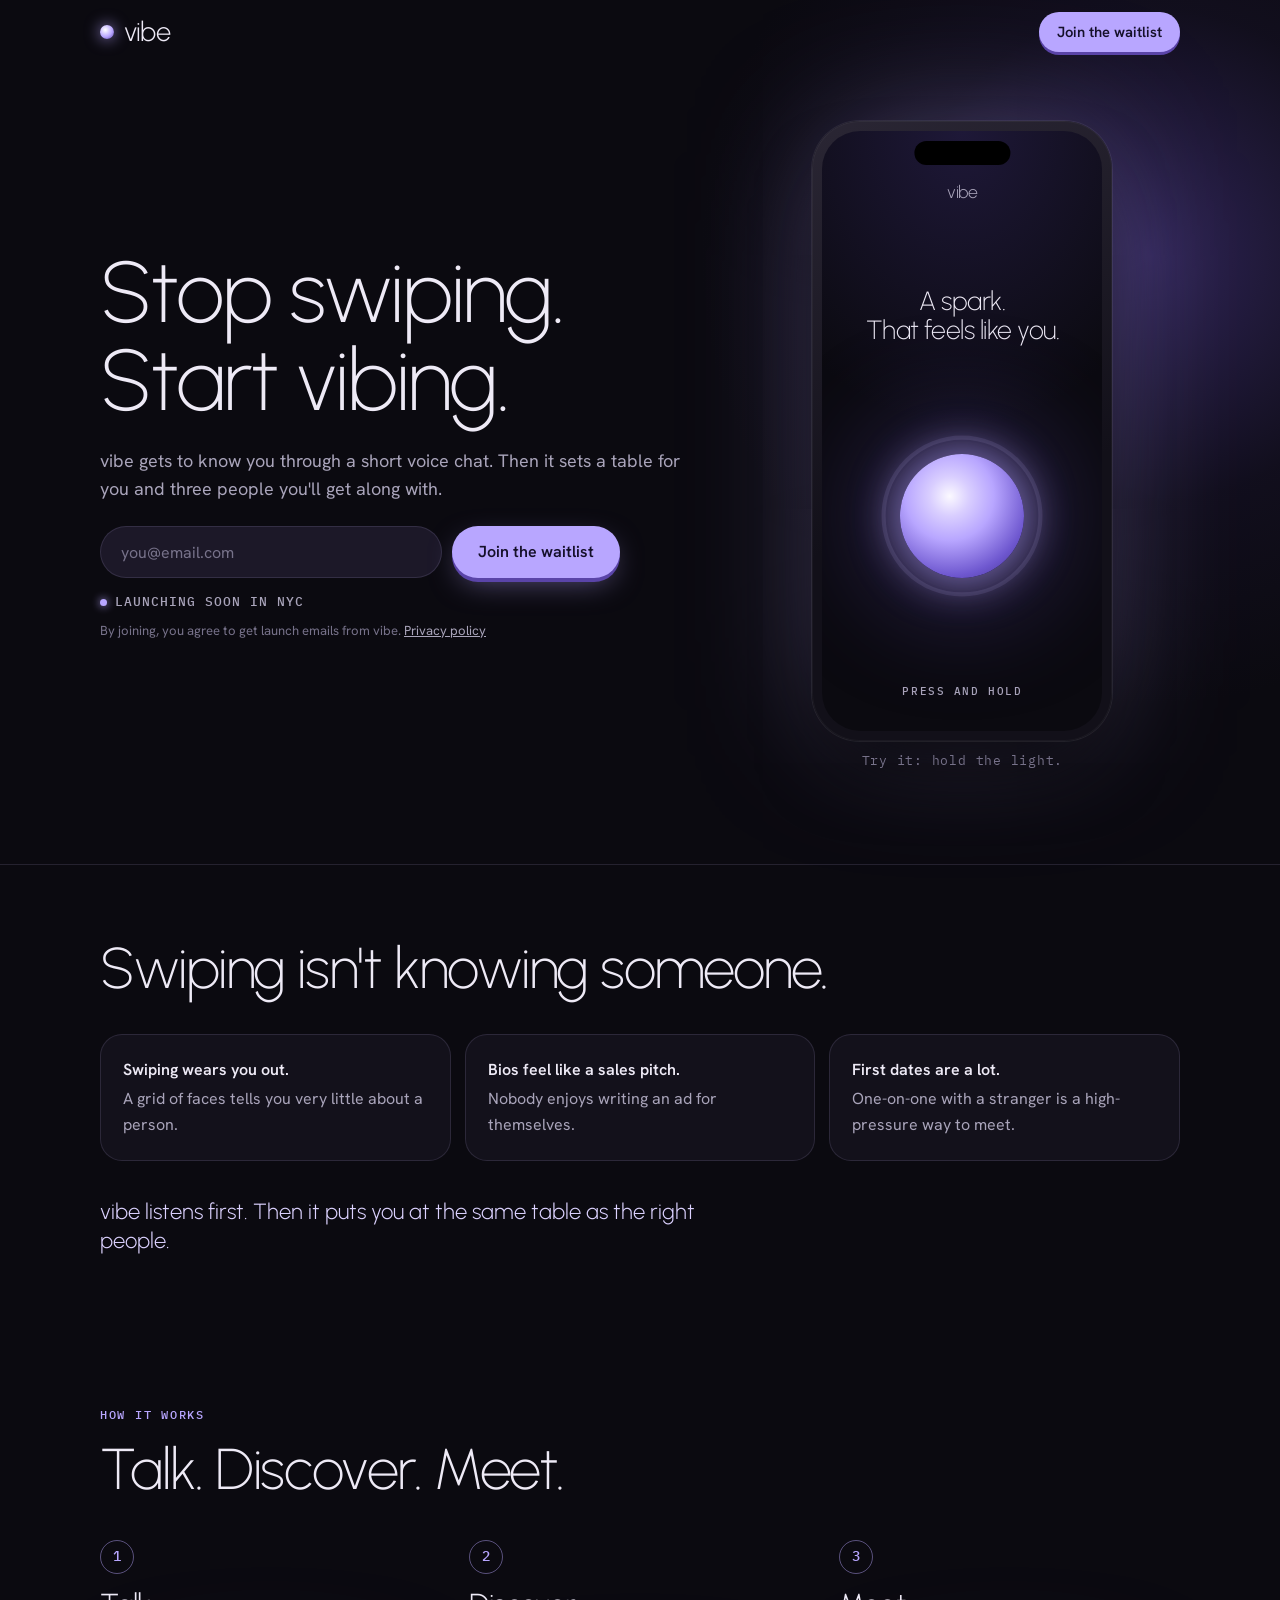
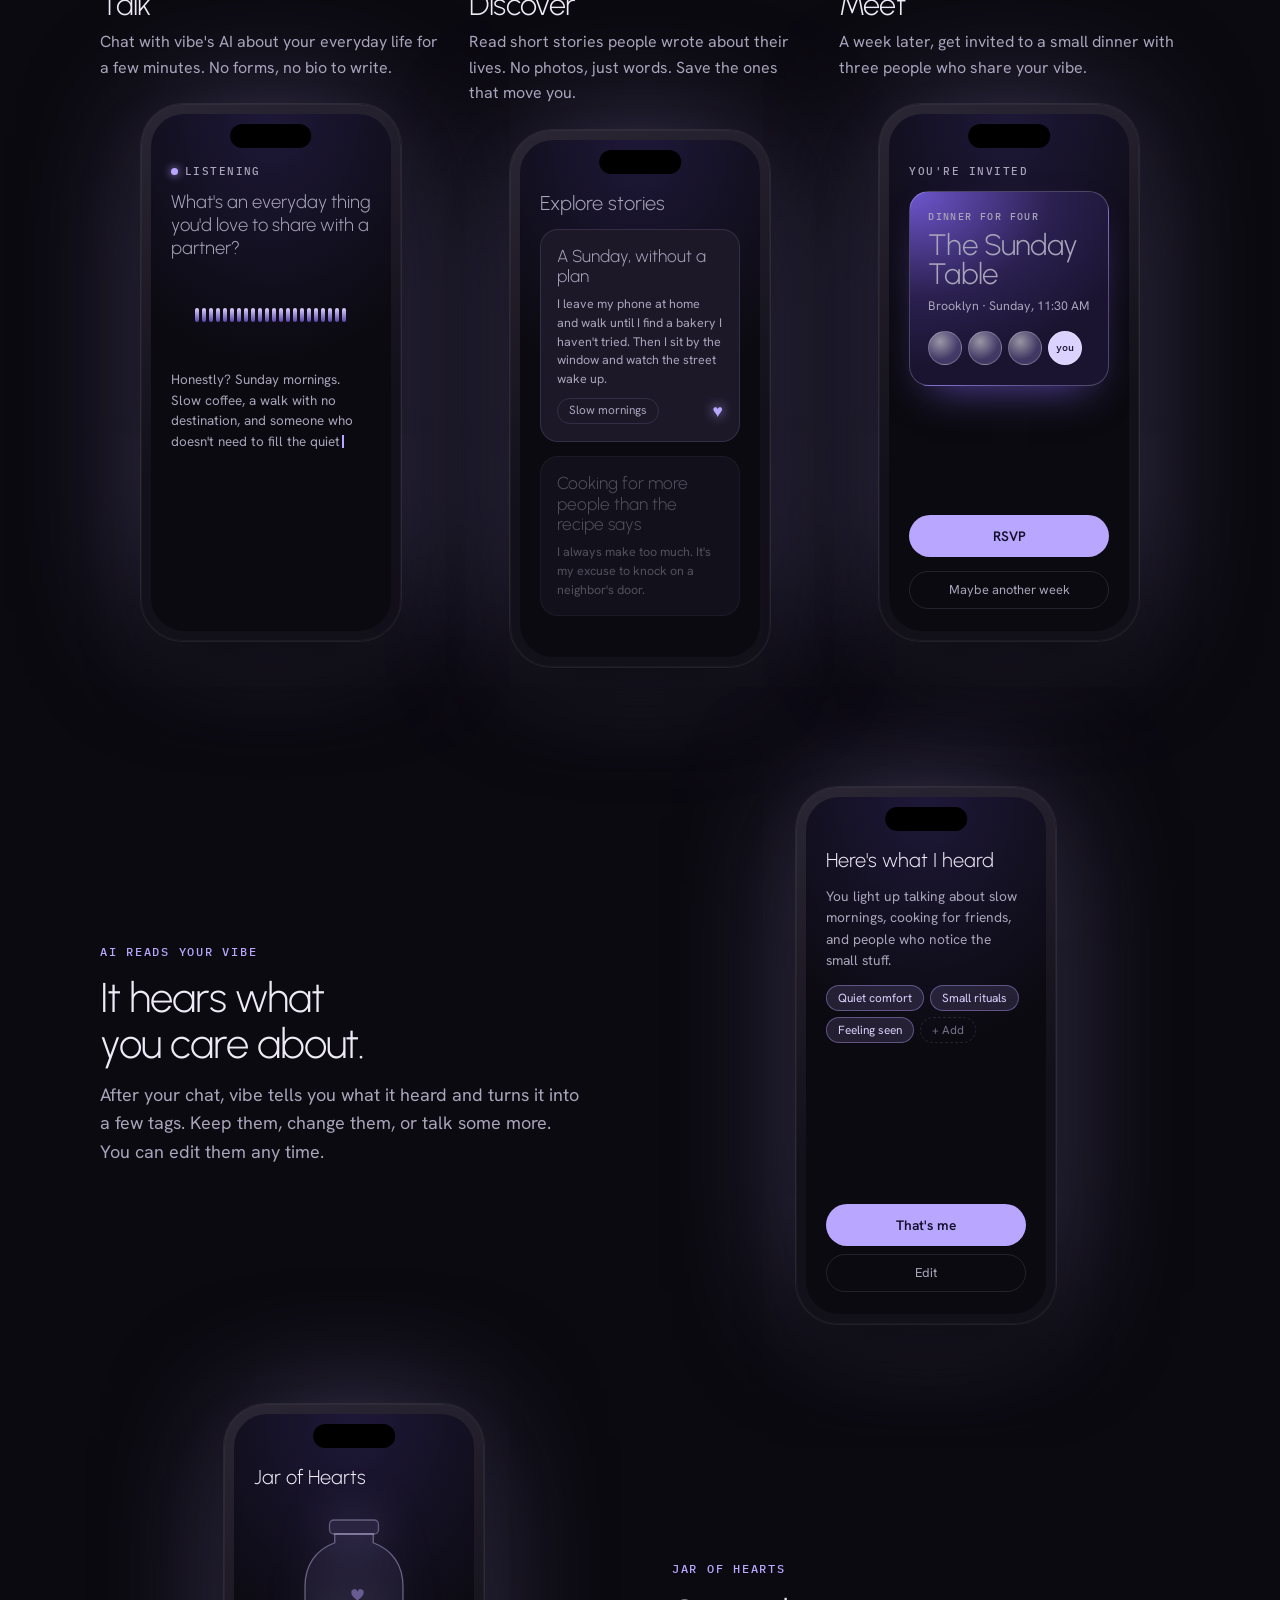
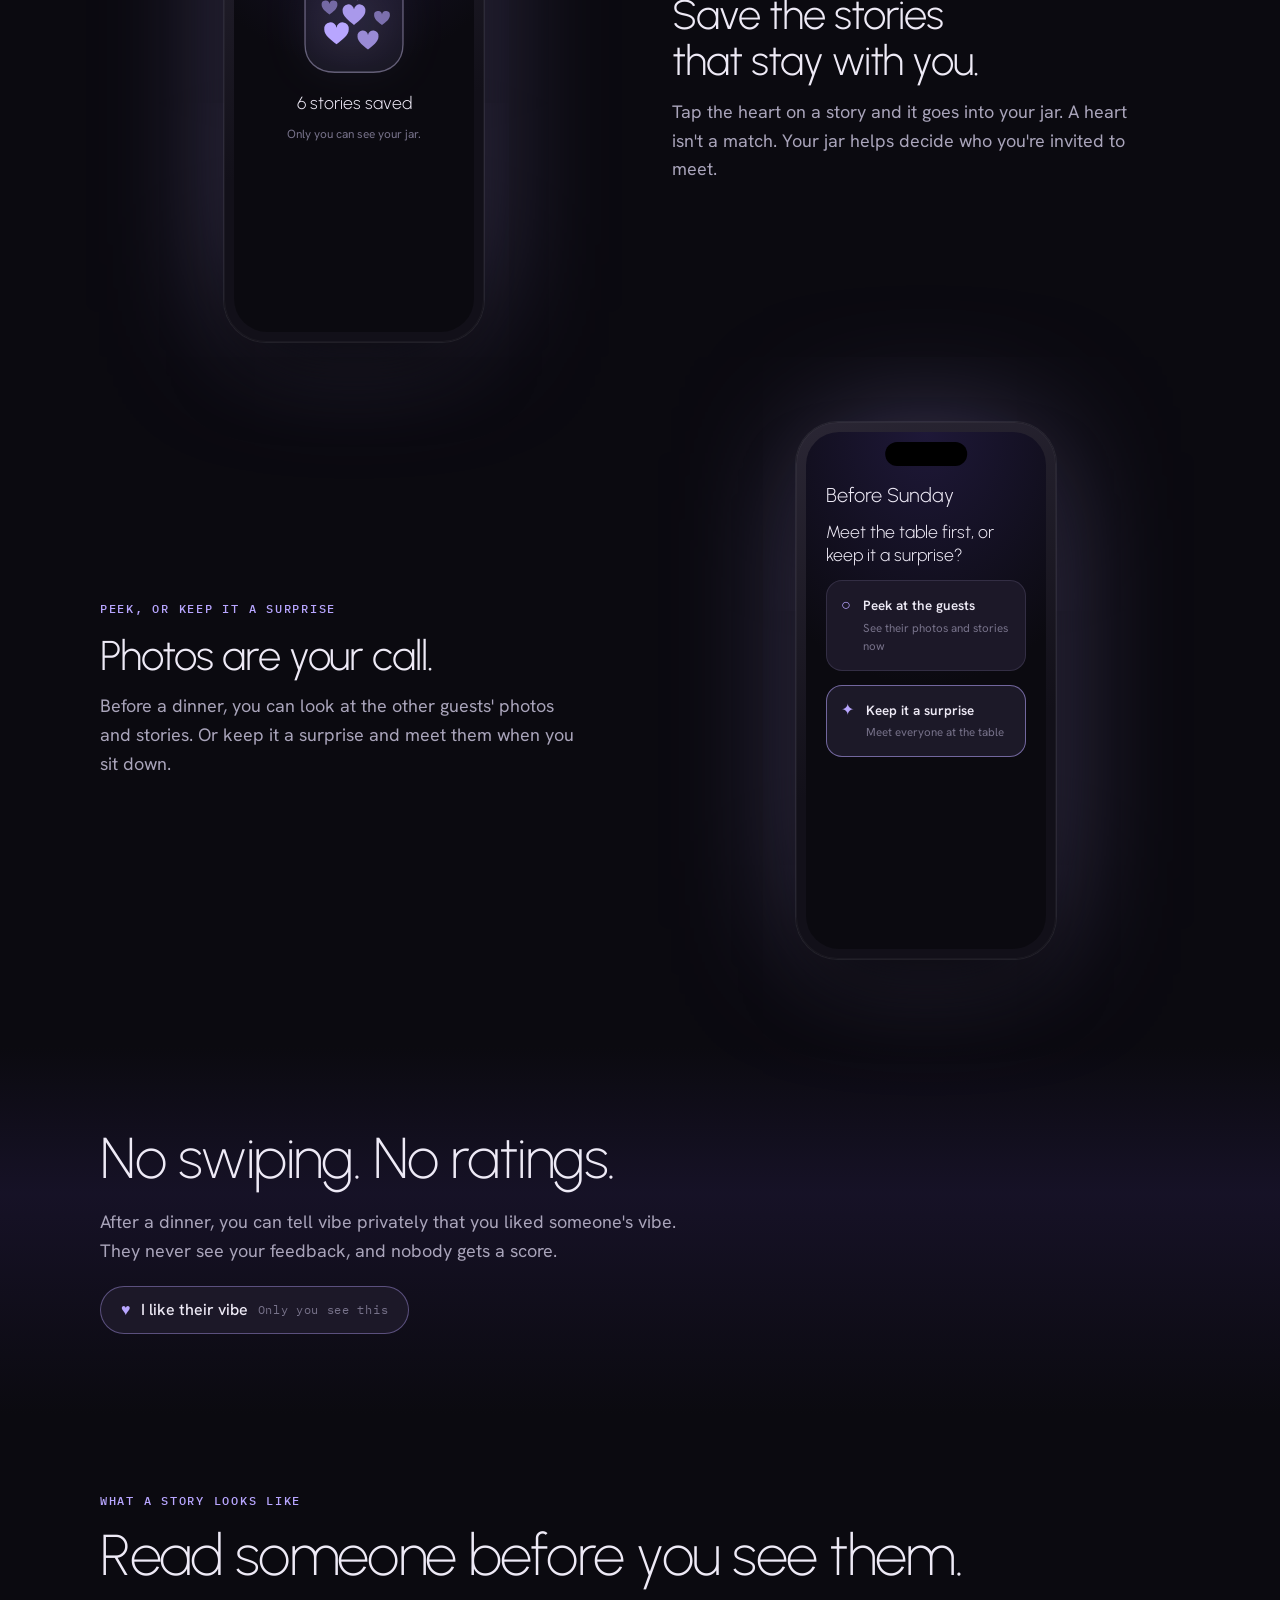
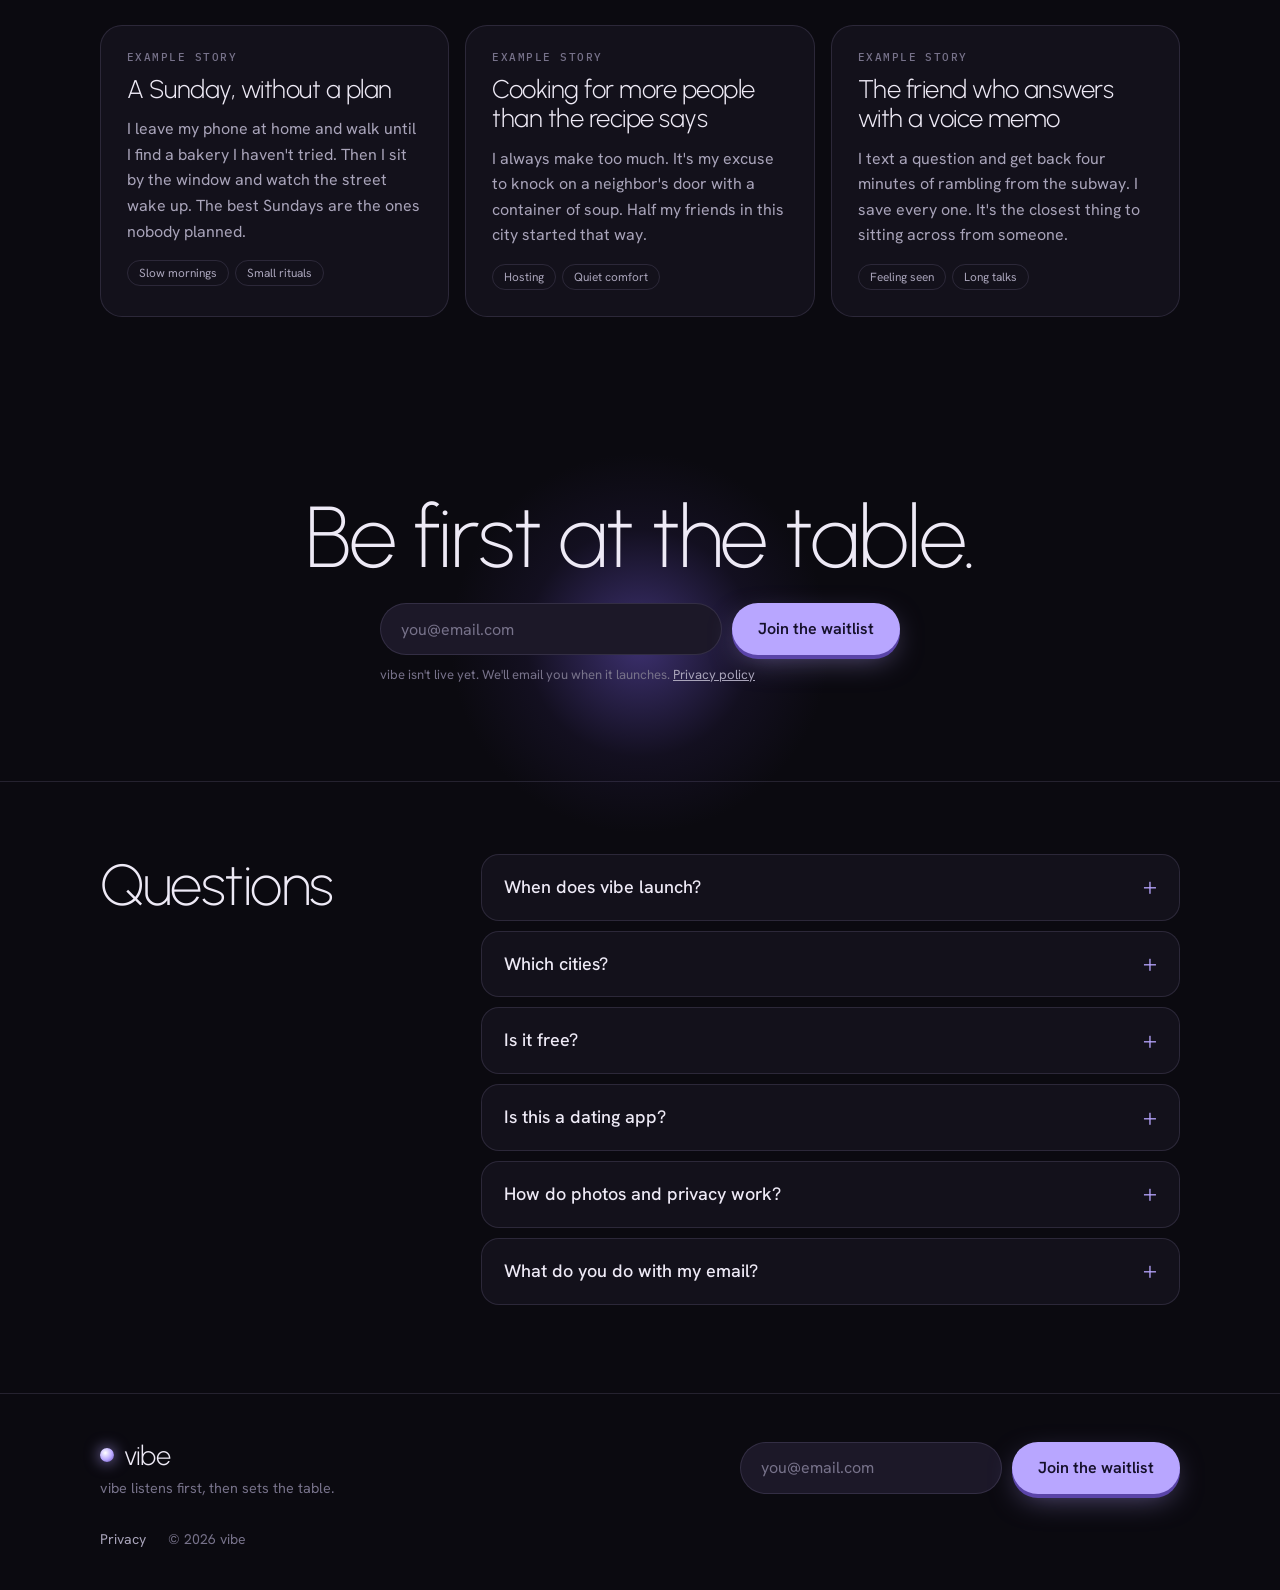
<file: index.html>
<!doctype html>
<html lang="en">
<head>
<meta charset="utf-8">
<meta name="viewport" content="width=device-width, initial-scale=1, viewport-fit=cover">
<title>vibe · Meet people through their stories</title>
<meta name="description" content="vibe gets to know you through a short voice chat, then invites you to a small dinner with people you'll get along with. Launching soon in NYC. Join the waitlist.">
<meta name="theme-color" content="#0B0A10">
<meta property="og:type" content="website">
<meta property="og:title" content="vibe · A spark. That feels like you.">
<meta property="og:description" content="No swiping. A short voice chat, a few stories, then a dinner for four. Launching soon in NYC.">
<meta property="og:image" content="https://roma-luo.github.io/vibe-waitlist/og.png">
<meta property="og:url" content="https://roma-luo.github.io/vibe-waitlist/">
<link rel="canonical" href="https://roma-luo.github.io/vibe-waitlist/">
<meta name="twitter:card" content="summary_large_image">
<link rel="icon" href="favicon.svg" type="image/svg+xml">
<link rel="preconnect" href="https://fonts.googleapis.com">
<link rel="preconnect" href="https://fonts.gstatic.com" crossorigin>
<link rel="stylesheet" href="https://fonts.googleapis.com/css2?family=Hanken+Grotesk:wght@400;500;600&family=IBM+Plex+Mono:wght@400;500&family=Urbanist:wght@200;300;400&display=swap">
<link rel="stylesheet" href="styles.css?v=5">
<script src="config.js?v=5"></script>
</head>
<body>
<a class="skip" href="#main">Skip to content</a>

<header class="nav">
  <div class="wrap nav-in">
    <a class="logo" href="#top" aria-label="vibe, back to top"><span class="logo-dot" aria-hidden="true"></span>vibe</a>
    <a class="btn btn-sm" href="#join" data-cta="nav">Join the waitlist</a>
  </div>
</header>

<main id="main">

  <!-- 1 · Hero -->
  <section class="hero" id="top">
    <div class="wrap hero-grid">
      <div class="hero-copy">
        <h1 class="display" id="headline">A spark. That feels like you.</h1>
        <p class="lede">vibe gets to know you through a short voice chat. Then it sets a table for you and three people you'll get along with.</p>

        <form class="join" id="join" data-form="hero" novalidate>
          <label class="sr" for="email-hero">Email address</label>
          <div class="join-row">
            <input id="email-hero" type="email" name="email" inputmode="email" autocomplete="email" placeholder="you@email.com" required>
            <button class="btn" type="submit" data-cta="hero">Join the waitlist</button>
          </div>
          <input class="hp" type="text" name="company" tabindex="-1" autocomplete="off" aria-hidden="true">
          <p class="form-msg" role="status" aria-live="polite"></p>
          <p class="launch"><span class="live-dot" aria-hidden="true"></span>Launching soon in NYC</p>
          <p class="fine">By joining, you agree to get launch emails from vibe. <a href="privacy.html">Privacy policy</a></p>
        </form>
      </div>

      <div class="hero-phone">
        <div class="phone" role="group" aria-label="Preview of the vibe app">
          <div class="screen">
            <span class="island" aria-hidden="true"></span>

            <div class="scr scr-orb" data-orb-screen>
              <p class="scr-brand">vibe</p>
              <p class="scr-title">A spark.<br>That feels like you.</p>
              <button class="orb" type="button" data-orb aria-describedby="orb-hint">
                <svg class="orb-ring" viewBox="0 0 120 120" aria-hidden="true">
                  <circle class="ring-bg" cx="60" cy="60" r="56"></circle>
                  <circle class="ring-fg" cx="60" cy="60" r="56"></circle>
                </svg>
                <span class="orb-core" aria-hidden="true"></span>
                <span class="sr">Press and hold to open vibe</span>
              </button>
              <p class="scr-hint" id="orb-hint">Press and hold</p>
            </div>

            <div class="scr scr-home" data-home-screen hidden>
              <p class="scr-small">Good evening</p>
              <p class="scr-title">Tell me about a small thing you love doing.</p>
              <span class="mic-pill"><span class="mic-dot" aria-hidden="true"></span>Start talking</span>
              <div class="mini-story">
                <p class="mini-label">Explore stories</p>
                <p class="mini-title">A Sunday, without a plan</p>
                <p class="mini-text">I leave my phone at home and walk until I find a bakery I haven't tried…</p>
              </div>
              <button class="scr-link" type="button" data-orb-reset>Hold again</button>
            </div>
          </div>
        </div>
        <p class="phone-caption" aria-hidden="true">Try it: hold the light.</p>
      </div>
    </div>
  </section>

  <!-- 2 · Problem -->
  <section class="problem">
    <div class="wrap">
      <h2 class="display-2">Swiping isn't knowing someone.</h2>
      <ul class="pains">
        <li><strong>Swiping wears you out.</strong> A grid of faces tells you very little about a person.</li>
        <li><strong>Bios feel like a sales pitch.</strong> Nobody enjoys writing an ad for themselves.</li>
        <li><strong>First dates are a lot.</strong> One-on-one with a stranger is a high-pressure way to meet.</li>
      </ul>
      <p class="turn">vibe listens first. Then it puts you at the same table as the right people.</p>
    </div>
  </section>

  <!-- 3 · How it works -->
  <section class="how" id="how">
    <div class="wrap">
      <p class="eyebrow">How it works</p>
      <h2 class="display-2">Talk. Discover. Meet.</h2>
      <ol class="steps">
        <li class="step">
          <div class="step-copy">
            <span class="step-n" aria-hidden="true">1</span>
            <h3>Talk</h3>
            <p>Chat with vibe's AI about your everyday life for a few minutes. No forms, no bio to write.</p>
          </div>
          <div class="phone sm" aria-hidden="true">
            <div class="screen">
              <span class="island"></span>
              <div class="scr scr-voice">
                <p class="mono-label"><span class="rec-dot"></span>Listening</p>
                <p class="ai-q">What's an everyday thing you'd love to share with a partner?</p>
                <div class="wave"><span></span><span></span><span></span><span></span><span></span><span></span><span></span><span></span><span></span><span></span><span></span><span></span><span></span><span></span><span></span><span></span><span></span><span></span><span></span><span></span><span></span><span></span></div>
                <p class="transcript">Honestly? Sunday mornings. Slow coffee, a walk with no destination, and someone who doesn't need to fill the quiet<span class="caret"></span></p>
              </div>
            </div>
          </div>
        </li>
        <li class="step">
          <div class="step-copy">
            <span class="step-n" aria-hidden="true">2</span>
            <h3>Discover</h3>
            <p>Read short stories people wrote about their lives. No photos, just words. Save the ones that move you.</p>
          </div>
          <div class="phone sm" aria-hidden="true">
            <div class="screen">
              <span class="island"></span>
              <div class="scr scr-stories">
                <p class="scr-head">Explore stories</p>
                <div class="s-card">
                  <p class="s-title">A Sunday, without a plan</p>
                  <p class="s-text">I leave my phone at home and walk until I find a bakery I haven't tried. Then I sit by the window and watch the street wake up.</p>
                  <div class="s-foot"><span class="chip">Slow mornings</span><span class="heart on">&#9829;</span></div>
                </div>
                <div class="s-card ghost">
                  <p class="s-title">Cooking for more people than the recipe says</p>
                  <p class="s-text">I always make too much. It's my excuse to knock on a neighbor's door.</p>
                </div>
              </div>
            </div>
          </div>
        </li>
        <li class="step">
          <div class="step-copy">
            <span class="step-n" aria-hidden="true">3</span>
            <h3>Meet</h3>
            <p>A week later, get invited to a small dinner with three people who share your vibe.</p>
          </div>
          <div class="phone sm" aria-hidden="true">
            <div class="screen">
              <span class="island"></span>
              <div class="scr scr-invite">
                <p class="mono-label">You're invited</p>
                <div class="invite">
                  <p class="invite-kicker">Dinner for four</p>
                  <p class="invite-title">The Sunday Table</p>
                  <p class="invite-meta">Brooklyn · Sunday, 11:30 AM</p>
                  <div class="guests"><span></span><span></span><span></span><span class="you">you</span></div>
                </div>
                <span class="rsvp">RSVP</span>
                <span class="rsvp-alt">Maybe another week</span>
              </div>
            </div>
          </div>
        </li>
      </ol>
    </div>
  </section>

  <!-- 4 · Feature highlights -->
  <section class="features">
    <div class="wrap">
      <article class="feature">
        <div class="feature-copy">
          <p class="eyebrow">AI reads your vibe</p>
          <h3 class="display-3">It hears what you care about.</h3>
          <p>After your chat, vibe tells you what it heard and turns it into a few tags. Keep them, change them, or talk some more. You can edit them any time.</p>
        </div>
        <div class="phone sm" aria-hidden="true">
          <div class="screen">
            <span class="island"></span>
            <div class="scr scr-tags">
              <p class="scr-head">Here's what I heard</p>
              <p class="heard">You light up talking about slow mornings, cooking for friends, and people who notice the small stuff.</p>
              <div class="tags"><span class="chip on">Quiet comfort</span><span class="chip on">Small rituals</span><span class="chip on">Feeling seen</span><span class="chip add">+ Add</span></div>
              <div class="tag-actions"><span class="rsvp">That's me</span><span class="rsvp-alt">Edit</span></div>
            </div>
          </div>
        </div>
      </article>

      <article class="feature flip">
        <div class="feature-copy">
          <p class="eyebrow">Jar of Hearts</p>
          <h3 class="display-3">Save the stories that stay with you.</h3>
          <p>Tap the heart on a story and it goes into your jar. A heart isn't a match. Your jar helps decide who you're invited to meet.</p>
        </div>
        <div class="phone sm" aria-hidden="true">
          <div class="screen">
            <span class="island"></span>
            <div class="scr scr-jar">
              <p class="scr-head">Jar of Hearts</p>
              <svg class="jar" viewBox="0 0 160 190">
                <rect x="52" y="8" width="56" height="16" rx="5" class="jar-lid"></rect>
                <path d="M58 24 h44 v10 c22 8 34 26 34 50 v66 c0 20 -14 32 -34 32 h-44 c-20 0 -34 -12 -34 -32 v-66 c0 -24 12 -42 34 -50 z" class="jar-body"></path>
                <g class="jar-hearts">
                  <path d="M60 150 c-6-5-14-10-14-17 a7 7 0 0 1 14-2 a7 7 0 0 1 14 2 c0 7-8 12-14 17z"></path>
                  <path d="M96 156 c-5-4-12-9-12-15 a6 6 0 0 1 12-1.5 a6 6 0 0 1 12 1.5 c0 6-7 11-12 15z" opacity=".8"></path>
                  <path d="M80 128 c-6-5-13-10-13-16 a6.5 6.5 0 0 1 13-2 a6.5 6.5 0 0 1 13 2 c0 6-7 11-13 16z" opacity=".9"></path>
                  <path d="M112 128 c-4-3-9-7-9-11 a4.5 4.5 0 0 1 9-1 a4.5 4.5 0 0 1 9 1 c0 4-5 8-9 11z" opacity=".6"></path>
                  <path d="M52 116 c-4-3-9-7-9-11 a4.5 4.5 0 0 1 9-1 a4.5 4.5 0 0 1 9 1 c0 4-5 8-9 11z" opacity=".55"></path>
                  <path d="M84 100 c-3-3-7-5-7-9 a3.5 3.5 0 0 1 7-1 a3.5 3.5 0 0 1 7 1 c0 4-4 6-7 9z" opacity=".45"></path>
                </g>
              </svg>
              <p class="jar-count">6 stories saved</p>
              <p class="jar-note">Only you can see your jar.</p>
            </div>
          </div>
        </div>
      </article>

      <article class="feature">
        <div class="feature-copy">
          <p class="eyebrow">Peek, or keep it a surprise</p>
          <h3 class="display-3">Photos are your call.</h3>
          <p>Before a dinner, you can look at the other guests' photos and stories. Or keep it a surprise and meet them when you sit down.</p>
        </div>
        <div class="phone sm" aria-hidden="true">
          <div class="screen">
            <span class="island"></span>
            <div class="scr scr-peek">
              <p class="scr-head">Before Sunday</p>
              <p class="peek-q">Meet the table first, or keep it a surprise?</p>
              <div class="peek-opt"><span class="peek-ico">&#9675;</span><span><b>Peek at the guests</b><small>See their photos and stories now</small></span></div>
              <div class="peek-opt on"><span class="peek-ico">&#10022;</span><span><b>Keep it a surprise</b><small>Meet everyone at the table</small></span></div>
            </div>
          </div>
        </div>
      </article>
    </div>
  </section>

  <!-- 5 · Principle -->
  <section class="principle">
    <div class="wrap principle-in">
      <h2 class="display-2">No swiping. No ratings.</h2>
      <p>After a dinner, you can tell vibe privately that you liked someone's vibe. They never see your feedback, and nobody gets a score.</p>
      <span class="vibe-pill" aria-hidden="true"><span>&#9829;</span> I like their vibe <small>Only you see this</small></span>
    </div>
  </section>

  <!-- 6 · Story samples -->
  <section class="stories">
    <div class="wrap">
      <p class="eyebrow">What a story looks like</p>
      <h2 class="display-2">Read someone before you see them.</h2>
      <div class="story-grid">
        <article class="story">
          <p class="story-label">Example story</p>
          <h3>A Sunday, without a plan</h3>
          <p>I leave my phone at home and walk until I find a bakery I haven't tried. Then I sit by the window and watch the street wake up. The best Sundays are the ones nobody planned.</p>
          <div class="tags"><span class="chip">Slow mornings</span><span class="chip">Small rituals</span></div>
        </article>
        <article class="story">
          <p class="story-label">Example story</p>
          <h3>Cooking for more people than the recipe says</h3>
          <p>I always make too much. It's my excuse to knock on a neighbor's door with a container of soup. Half my friends in this city started that way.</p>
          <div class="tags"><span class="chip">Hosting</span><span class="chip">Quiet comfort</span></div>
        </article>
        <article class="story">
          <p class="story-label">Example story</p>
          <h3>The friend who answers with a voice memo</h3>
          <p>I text a question and get back four minutes of rambling from the subway. I save every one. It's the closest thing to sitting across from someone.</p>
          <div class="tags"><span class="chip">Feeling seen</span><span class="chip">Long talks</span></div>
        </article>
      </div>
    </div>
  </section>

  <!-- 7 · Second CTA -->
  <section class="cta2" id="join-2">
    <div class="wrap cta2-in">
      <span class="cta-orb" aria-hidden="true"></span>
      <h2 class="display">Be first at the table.</h2>
      <p class="count" data-count hidden></p>
      <form class="join" data-form="mid" novalidate>
        <label class="sr" for="email-mid">Email address</label>
        <div class="join-row">
          <input id="email-mid" type="email" name="email" inputmode="email" autocomplete="email" placeholder="you@email.com" required>
          <button class="btn" type="submit" data-cta="mid">Join the waitlist</button>
        </div>
        <input class="hp" type="text" name="company" tabindex="-1" autocomplete="off" aria-hidden="true">
        <p class="form-msg" role="status" aria-live="polite"></p>
        <p class="fine">vibe isn't live yet. We'll email you when it launches. <a href="privacy.html">Privacy policy</a></p>
      </form>
    </div>
  </section>

  <!-- 8 · FAQ -->
  <section class="faq" id="faq">
    <div class="wrap faq-grid">
      <h2 class="display-2">Questions</h2>
      <div class="faq-list">
        <details>
          <summary>When does vibe launch?</summary>
          <p>We're building it now, starting with small dinners in New York City. Join the waitlist and we'll email you the moment it opens.</p>
        </details>
        <details>
          <summary>Which cities?</summary>
          <p>New York City first. After you join, you can tell us which city you're in. That helps us decide where to go next.</p>
        </details>
        <details>
          <summary>Is it free?</summary>
          <p>Joining the waitlist is free. We'll share pricing before launch.</p>
        </details>
        <details>
          <summary>Is this a dating app?</summary>
          <p>It's for meeting people you click with. Dinners are small groups of four, so there's none of the pressure of a one-on-one first date.</p>
        </details>
        <details>
          <summary>How do photos and privacy work?</summary>
          <p>There's no wall of profile photos. You decide whether to see other guests' photos before a dinner. Feedback like "I like their vibe" is private, and the other person never sees it.</p>
        </details>
        <details>
          <summary>What do you do with my email?</summary>
          <p>We use it to tell you about vibe's launch. We don't sell it, and you can unsubscribe at any time. Details are in our <a href="privacy.html">privacy policy</a>.</p>
        </details>
      </div>
    </div>
  </section>
</main>

<footer class="foot">
  <div class="wrap foot-in">
    <div class="foot-brand">
      <a class="logo" href="#top"><span class="logo-dot" aria-hidden="true"></span>vibe</a>
      <p>vibe listens first, then sets the table.</p>
    </div>
    <form class="join join-compact" data-form="footer" novalidate>
      <label class="sr" for="email-foot">Email address</label>
      <div class="join-row">
        <input id="email-foot" type="email" name="email" inputmode="email" autocomplete="email" placeholder="you@email.com" required>
        <button class="btn" type="submit" data-cta="footer">Join the waitlist</button>
      </div>
      <input class="hp" type="text" name="company" tabindex="-1" autocomplete="off" aria-hidden="true">
      <p class="form-msg" role="status" aria-live="polite"></p>
    </form>
    <nav class="foot-links" aria-label="Footer">
      <a href="https://instagram.com/" data-social="instagram" hidden>Instagram</a>
      <a href="https://tiktok.com/" data-social="tiktok" hidden>TikTok</a>
      <a href="privacy.html">Privacy</a>
      <span>© 2026 vibe</span>
    </nav>
  </div>
</footer>

<!-- Success dialog -->
<dialog class="modal" id="joined" aria-labelledby="joined-title">
  <div class="modal-in">
    <button class="modal-x" type="button" data-close aria-label="Close">&times;</button>
    <span class="modal-orb" aria-hidden="true"></span>
    <h2 id="joined-title" class="display-3">You're on the list.</h2>
    <p class="modal-sub">vibe isn't live yet — we'll email you the moment it launches.</p>

    <form class="survey" id="survey" novalidate>
      <p class="survey-q">Two quick questions <span>(optional)</span></p>
      <label class="field-label" for="city">Which city are you in?</label>
      <select id="city" name="city">
        <option value="">Choose a city</option>
        <option>New York City</option>
        <option>Boston</option>
        <option>Philadelphia</option>
        <option>Washington, DC</option>
        <option>Chicago</option>
        <option>Los Angeles</option>
        <option>San Francisco Bay Area</option>
        <option>Other US city</option>
        <option>Outside the US</option>
      </select>
      <fieldset>
        <legend class="field-label">What do you want most from vibe?</legend>
        <label class="radio"><input type="radio" name="top_interest" value="ai_gets_me"> An AI that actually gets me</label>
        <label class="radio"><input type="radio" name="top_interest" value="stories"> Meeting people through stories</label>
        <label class="radio"><input type="radio" name="top_interest" value="small_dinners"> Small dinners instead of dates</label>
      </fieldset>
      <div class="survey-actions">
        <button class="btn" type="submit">Send answers</button>
        <button class="btn-ghost" type="button" data-skip>Skip</button>
      </div>
    </form>

    <div class="share" id="share" hidden>
      <p class="share-thanks" data-thanks hidden>Thanks, that helps.</p>
      <p class="share-q">Know someone who's tired of swiping?</p>
      <p class="share-sub">Send them your link.</p>
      <div class="share-row">
        <label class="sr" for="share-link">Your invite link</label>
        <input id="share-link" type="text" readonly>
        <button class="btn btn-sm" type="button" data-copy>Copy</button>
      </div>
      <div class="share-actions">
        <button class="btn-ghost" type="button" data-native-share hidden>Share…</button>
        <button class="btn-ghost" type="button" data-close>Done</button>
      </div>
    </div>
  </div>
</dialog>

<script src="app.js?v=5"></script>
</body>
</html>
</file>
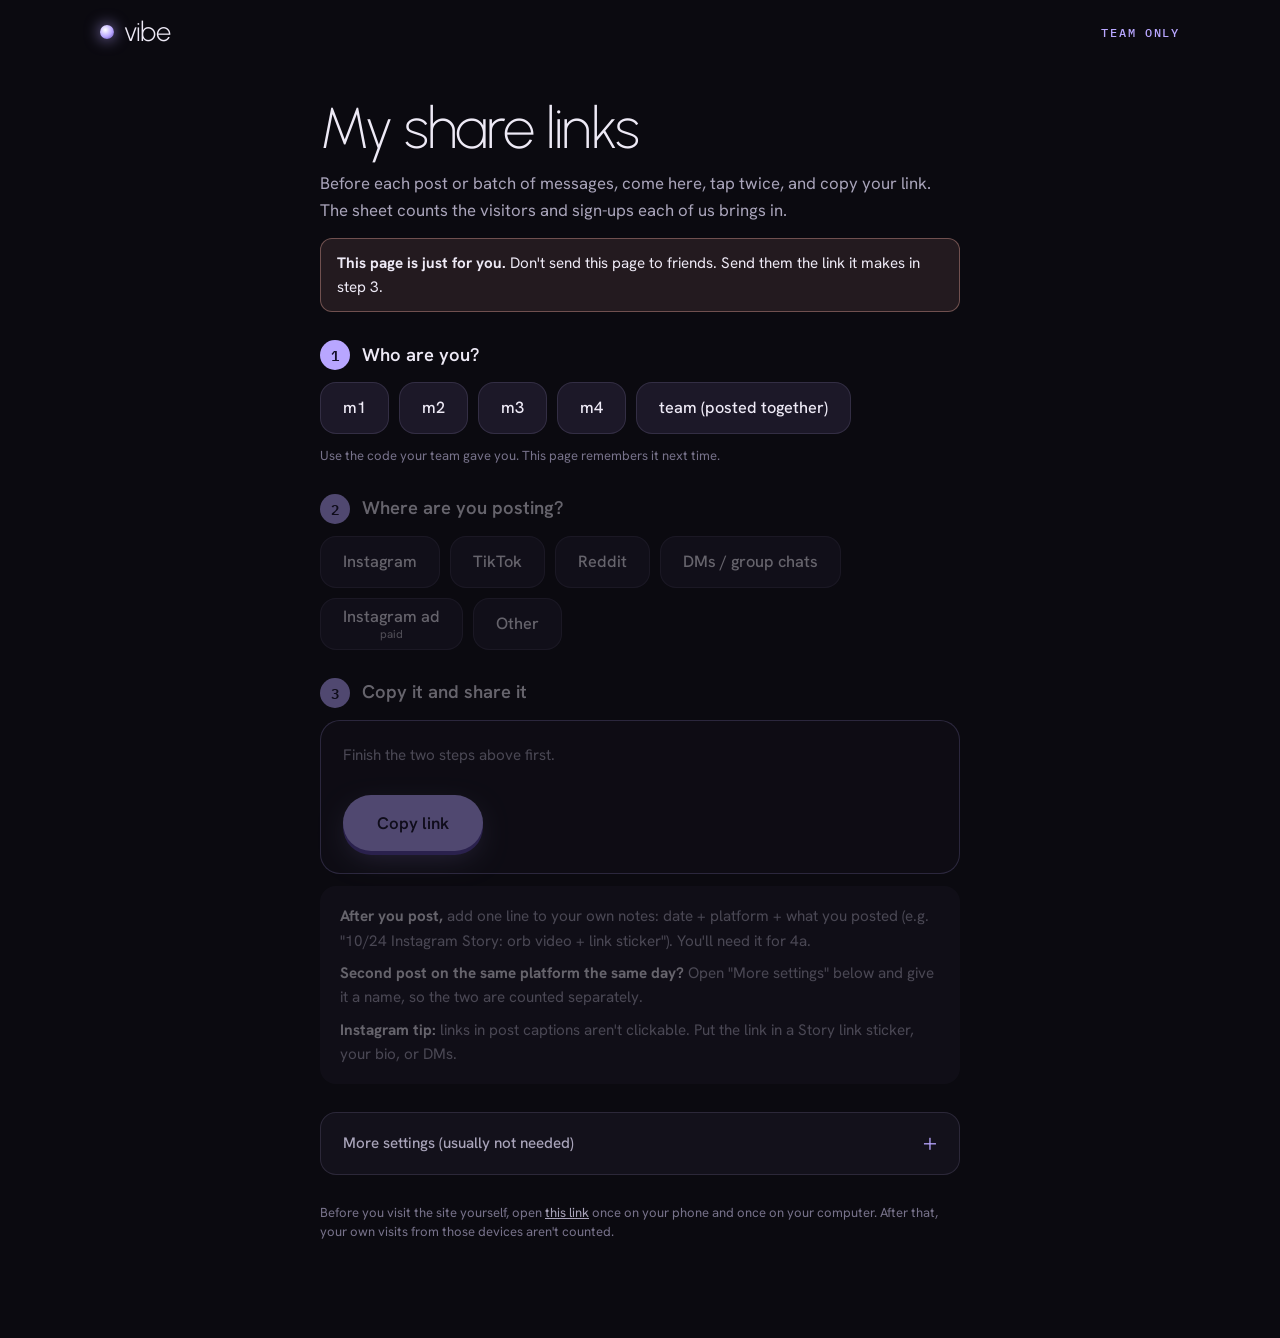
<file: links.html>
<!doctype html>
<html lang="en">
<head>
<meta charset="utf-8">
<meta name="viewport" content="width=device-width, initial-scale=1, viewport-fit=cover">
<meta name="robots" content="noindex">
<title>vibe · My share links</title>
<meta name="theme-color" content="#0B0A10">
<link rel="icon" href="favicon.svg" type="image/svg+xml">
<link rel="stylesheet" href="https://fonts.googleapis.com/css2?family=Hanken+Grotesk:wght@400;500;600&family=IBM+Plex+Mono:wght@400;500&family=Urbanist:wght@200;300;400&display=swap">
<link rel="stylesheet" href="styles.css?v=5">
<script src="config.js?v=5"></script>
<style>
  .tool { padding-block: 32px 96px; }
  .tool .wrap { max-width: 680px; display: grid; gap: 28px; }
  .lead { color: var(--muted); font-size: 1.05rem; }
  .st { display: grid; gap: 12px; }
  .step-title { display: flex; align-items: center; gap: 12px; font-size: 1.15rem; font-weight: 600; }
  .num { display: inline-grid; place-items: center; width: 30px; height: 30px; border-radius: 50%; background: var(--lav); color: #15102A; font: 600 .9rem/1 var(--f-mono); flex: none; }
  .st.off { opacity: .4; pointer-events: none; }
  .chips { display: flex; flex-wrap: wrap; gap: 10px; }
  .pick {
    -webkit-appearance: none; appearance: none;
    min-height: 52px; padding: 0 22px; border-radius: 16px;
    border: 1.5px solid var(--line); background: var(--ink-3); color: var(--text);
    font: 500 1.02rem/1 var(--f-body); cursor: pointer;
  }
  .pick:hover { border-color: rgba(184,166,255,.5); }
  .pick[aria-pressed=true] { background: var(--lav); border-color: var(--lav); color: #15102A; font-weight: 600; }
  .pick small { display: block; font-size: .72rem; font-weight: 400; opacity: .75; margin-top: 3px; }
  .result { display: grid; gap: 14px; padding: 22px; border-radius: 20px; background: var(--ink-2); border: 1.5px solid rgba(184,166,255,.45); }
  .result code { font: 400 .86rem/1.55 var(--f-mono); color: var(--lav-hi); word-break: break-all; }
  .summary { color: var(--muted); font-size: .95rem; }
  .summary b { color: var(--text); font-weight: 600; }
  .result .btn { justify-self: start; min-height: 56px; padding: 0 34px; font-size: 1.05rem; }
  .todo { display: grid; gap: 8px; padding: 18px 20px; border-radius: 16px; background: rgba(184,166,255,.08); color: var(--muted); font-size: .95rem; }
  .todo b { color: var(--text); }
  .warn-note { margin-top: 14px; padding: 12px 16px; border-radius: 12px; background: rgba(255,180,168,.1); border: 1px solid rgba(255,180,168,.35); color: var(--text); font-size: .95rem; }
  details.adv { border-radius: 16px; background: var(--ink-2); border: 1px solid var(--line); }
  details.adv summary { font-size: .95rem; color: var(--muted); }
  .adv-body { display: grid; gap: 16px; padding: 0 22px 22px; }
  .f { display: grid; gap: 6px; }
  .f label { font-size: .88rem; color: var(--muted); }
  .f small { color: var(--dim); font-size: .78rem; }
  .f input:not([type=checkbox]), .f select {
    -webkit-appearance: none; appearance: none; min-height: 46px; padding: 0 14px;
    border-radius: 12px; border: 1px solid var(--line); background: var(--ink-3); color: var(--text);
    font: 400 .95rem/1 var(--f-body); width: 100%;
  }
  .check { display: flex; align-items: center; gap: 10px; color: var(--muted); font-size: .92rem; }
  .check input { width: 18px; height: 18px; accent-color: var(--lav); }
</style>
</head>
<body>
<header class="nav">
  <div class="wrap nav-in">
    <a class="logo" href="./"><span class="logo-dot" aria-hidden="true"></span>vibe</a>
    <span class="eyebrow" style="margin:0">Team only</span>
  </div>
</header>
<main class="tool">
  <div class="wrap">
    <div>
      <h1 class="display-2">My share links</h1>
      <p class="lead" style="margin-top:12px">Before each post or batch of messages, come here, tap twice, and copy your link. The sheet counts the visitors and sign-ups each of us brings in.</p>
      <p class="warn-note"><b>This page is just for you.</b> Don't send this page to friends. Send them the link it makes in step 3.</p>
    </div>

    <section class="st" id="s1">
      <p class="step-title"><span class="num">1</span>Who are you?</p>
      <div class="chips" id="who"></div>
      <small class="fine">Use the code your team gave you. This page remembers it next time.</small>
    </section>

    <section class="st off" id="s2">
      <p class="step-title"><span class="num">2</span>Where are you posting?</p>
      <div class="chips" id="where">
        <button class="pick" type="button" data-src="instagram" data-med="organic">Instagram</button>
        <button class="pick" type="button" data-src="tiktok" data-med="organic">TikTok</button>
        <button class="pick" type="button" data-src="reddit" data-med="organic">Reddit</button>
        <button class="pick" type="button" data-src="dm" data-med="dm">DMs / group chats</button>
        <button class="pick" type="button" data-src="instagram" data-med="paid">Instagram ad<small>paid</small></button>
        <button class="pick" type="button" data-src="other" data-med="organic">Other</button>
      </div>
    </section>

    <section class="st off" id="s3">
      <p class="step-title"><span class="num">3</span>Copy it and share it</p>
      <div class="result">
        <p class="summary" id="sum"></p>
        <code id="url"></code>
        <button class="btn" type="button" id="copy">Copy link</button>
      </div>
      <div class="todo">
        <span><b>After you post,</b> add one line to your own notes: date + platform + what you posted (e.g. "10/24 Instagram Story: orb video + link sticker"). You'll need it for 4a.</span>
        <span><b>Second post on the same platform the same day?</b> Open "More settings" below and give it a name, so the two are counted separately.</span>
        <span><b>Instagram tip:</b> links in post captions aren't clickable. Put the link in a Story link sticker, your bio, or DMs.</span>
      </div>
    </section>

    <details class="adv">
      <summary>More settings (usually not needed)</summary>
      <div class="adv-body">
        <div class="f">
          <label for="cont">Name for this post (utm_content)</label>
          <input id="cont" placeholder="Leave blank to use today's date, e.g. oct24">
          <small>Only needed for several posts on one platform in one day, e.g. reel2 or story1. Letters, numbers and underscores only.</small>
        </div>
        <div class="f">
          <label for="camp">Campaign (utm_campaign)</label>
          <input id="camp" value="nyc_launch_oct">
        </div>
        <div class="f">
          <label for="ver">Headline</label>
          <select id="ver"><option value="">Random (A/B test, recommended)</option></select>
          <small>Fix one only if your ad text matches that headline exactly.</small>
        </div>
        <label class="check"><input type="checkbox" id="test"> Test link (for trying it yourself; not counted)</label>
      </div>
    </details>

    <p class="fine">Before you visit the site yourself, open <a href="./?internal=1">this link</a> once on your phone and once on your computer. After that, your own visits from those devices aren't counted.</p>
  </div>
</main>
<script>
(function () {
  var C = window.VIBE_CONFIG || {};
  function clean(v) { return (v || '').trim().toLowerCase().replace(/\s+/g, '_').replace(/[^a-z0-9_.\-]/g, '').slice(0, 80); }
  function ls(k, v) { try { if (v === undefined) return localStorage.getItem(k); localStorage.setItem(k, v); } catch (e) { return null; } }
  var MONTHS = ['jan', 'feb', 'mar', 'apr', 'may', 'jun', 'jul', 'aug', 'sep', 'oct', 'nov', 'dec'];
  var now = new Date();
  var today = MONTHS[now.getMonth()] + now.getDate();
  var todayLabel = now.toLocaleDateString('en-US', { month: 'short', day: 'numeric' });
  var base = (C.SITE_URL || (location.origin + location.pathname.replace(/[^\/]*$/, ''))).replace(/[?#].*$/, '');

  // ?me=m2 in a member's personal bookmark preselects their code
  var me = clean(new URLSearchParams(location.search).get('me') || '');
  var known = (C.MEMBERS || ['m1', 'm2', 'm3', 'm4', 'team']);
  if (known.indexOf(me) > -1) ls('vibe_links_member', me);
  var state = { m: ls('vibe_links_member') || '', src: '', med: '', label: '' };

  // Step 1: member buttons
  var who = document.getElementById('who');
  (C.MEMBERS || ['m1', 'm2', 'm3', 'm4', 'team']).forEach(function (k) {
    var b = document.createElement('button');
    b.type = 'button'; b.className = 'pick'; b.dataset.m = k;
    b.textContent = k === 'team' ? 'team (posted together)' : k;
    who.appendChild(b);
  });
  who.addEventListener('click', function (e) {
    var b = e.target.closest('[data-m]'); if (!b) return;
    state.m = b.dataset.m; ls('vibe_links_member', state.m); render();
  });

  // Step 2: platform buttons
  var where = document.getElementById('where');
  where.addEventListener('click', function (e) {
    var b = e.target.closest('[data-src]'); if (!b) return;
    state.src = b.dataset.src; state.med = b.dataset.med;
    state.label = b.childNodes[0].textContent.trim();
    render();
  });

  var H = C.HEADLINES || {}, ver = document.getElementById('ver');
  (C.ACTIVE_VARIANTS || Object.keys(H)).forEach(function (k) {
    if (!H[k]) return;
    var o = document.createElement('option'); o.value = k; o.textContent = k.toUpperCase() + ': ' + H[k]; ver.appendChild(o);
  });
  ['cont', 'camp', 'ver', 'test'].forEach(function (id) {
    var el = document.getElementById(id);
    el.addEventListener('input', render); el.addEventListener('change', render);
  });

  var urlEl = document.getElementById('url'), sumEl = document.getElementById('sum');
  function render() {
    who.querySelectorAll('[data-m]').forEach(function (b) { b.setAttribute('aria-pressed', String(b.dataset.m === state.m)); });
    where.querySelectorAll('[data-src]').forEach(function (b) {
      b.setAttribute('aria-pressed', String(b.dataset.src === state.src && b.dataset.med === state.med));
    });
    document.getElementById('s2').classList.toggle('off', !state.m);
    var ready = !!(state.m && state.src);
    document.getElementById('s3').classList.toggle('off', !ready);
    if (!ready) { urlEl.textContent = ''; sumEl.textContent = 'Finish the two steps above first.'; return; }

    var content = clean(document.getElementById('cont').value);
    var p = new URLSearchParams();
    p.set('m', state.m);
    p.set('utm_source', state.src);
    p.set('utm_medium', state.med);
    p.set('utm_campaign', clean(document.getElementById('camp').value) || 'nyc_launch_oct');
    p.set('utm_content', content ? today + '_' + content : today);
    var v = ver.value; if (v) p.set('v', v);
    var test = document.getElementById('test').checked;
    if (test) p.set('test', '1');
    urlEl.textContent = base + '?' + p.toString();
    sumEl.innerHTML = 'Visitors and sign-ups from this link count as: <b>' + state.m + '</b> · <b>' + state.label + '</b> · <b>' + todayLabel +
      (content ? ' (' + content + ')' : '') + '</b>' + (test ? ' · <b>test, not counted</b>' : '');
  }
  render();

  var copy = document.getElementById('copy');
  copy.addEventListener('click', function () {
    var t = urlEl.textContent; if (!t) return;
    function done() { copy.textContent = 'Copied ✓'; setTimeout(function () { copy.textContent = 'Copy link'; }, 1800); }
    function fallback() {
      var r = document.createRange(); r.selectNodeContents(urlEl);
      var s = window.getSelection(); s.removeAllRanges(); s.addRange(r);
      try { document.execCommand('copy'); done(); } catch (e) {}
    }
    if (navigator.clipboard && navigator.clipboard.writeText) navigator.clipboard.writeText(t).then(done, fallback); else fallback();
  });
})();
</script>
</body>
</html>
</file>
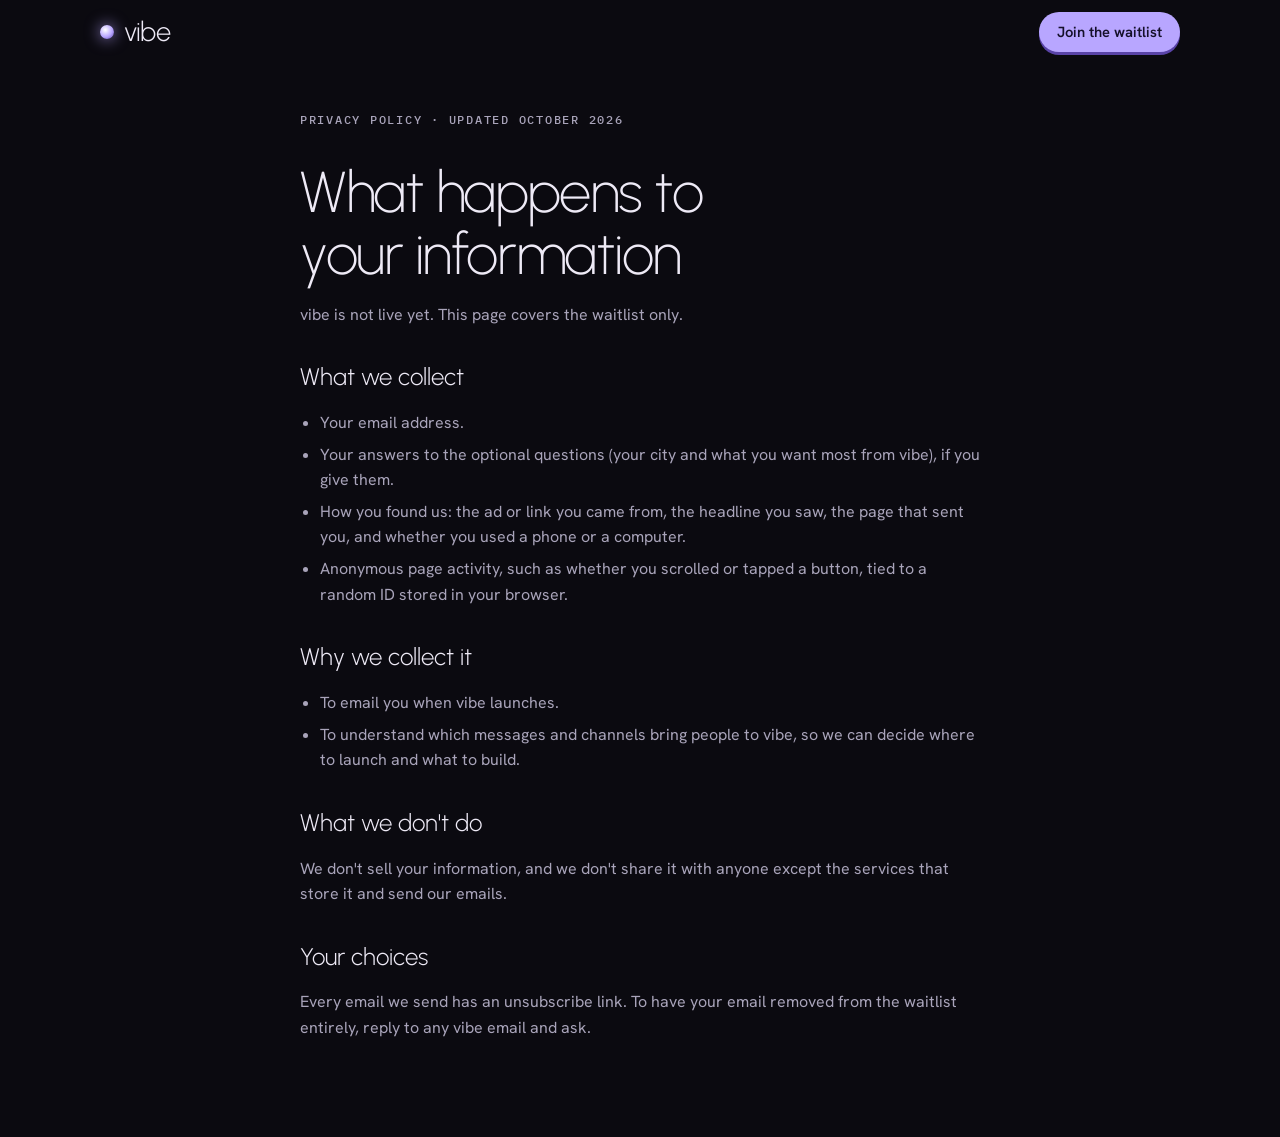
<file: privacy.html>
<!doctype html>
<html lang="en">
<head>
<meta charset="utf-8">
<meta name="viewport" content="width=device-width, initial-scale=1, viewport-fit=cover">
<title>vibe · Privacy</title>
<meta name="theme-color" content="#0B0A10">
<link rel="icon" href="favicon.svg" type="image/svg+xml">
<link rel="stylesheet" href="https://fonts.googleapis.com/css2?family=Hanken+Grotesk:wght@400;500;600&family=IBM+Plex+Mono:wght@400;500&family=Urbanist:wght@200;300;400&display=swap">
<link rel="stylesheet" href="styles.css?v=5">
<script src="config.js?v=5"></script>
<style>
  .legal { padding-block: 48px 96px; }
  .legal .wrap { max-width: 720px; display: grid; gap: 18px; }
  .legal h2 { font: 300 1.5rem/1.2 var(--f-display); margin: 18px 0 0; }
  .legal p, .legal li { color: var(--muted); }
  .legal ul { margin: 0; padding-left: 20px; display: grid; gap: 6px; }
</style>
</head>
<body>
<header class="nav">
  <div class="wrap nav-in">
    <a class="logo" href="./"><span class="logo-dot" aria-hidden="true"></span>vibe</a>
    <a class="btn btn-sm" href="./#join">Join the waitlist</a>
  </div>
</header>
<main class="legal">
  <div class="wrap">
    <p class="eyebrow">Privacy policy · Updated October 2026</p>
    <h1 class="display-2">What happens to your information</h1>
    <p>vibe is not live yet. This page covers the waitlist only.</p>

    <h2>What we collect</h2>
    <ul>
      <li>Your email address.</li>
      <li>Your answers to the optional questions (your city and what you want most from vibe), if you give them.</li>
      <li>How you found us: the ad or link you came from, the headline you saw, the page that sent you, and whether you used a phone or a computer.</li>
      <li>Anonymous page activity, such as whether you scrolled or tapped a button, tied to a random ID stored in your browser.</li>
    </ul>

    <h2>Why we collect it</h2>
    <ul>
      <li>To email you when vibe launches.</li>
      <li>To understand which messages and channels bring people to vibe, so we can decide where to launch and what to build.</li>
    </ul>

    <h2>What we don't do</h2>
    <p>We don't sell your information, and we don't share it with anyone except the services that store it and send our emails.</p>

    <h2>Your choices</h2>
    <p>Every email we send has an unsubscribe link. To have your email removed from the waitlist entirely, reply to any vibe email and ask<span data-contact></span>.</p>
  </div>
</main>
<script>
  (function () {
    var c = (window.VIBE_CONFIG || {}).CONTACT_EMAIL;
    var el = document.querySelector('[data-contact]');
    if (c && el) el.textContent = ', or write to ' + c;
  })();
</script>
</body>
</html>
</file>
<file: styles.css>
/* Layout: a night room lit by one glowing orb. Calm single column on phones;
   copy + phone mockup side by side on desktop; feature rows alternate sides. */
:root {
  --ink: #0B0A10;          /* near-black, violet bias */
  --ink-2: #13111B;        /* raised surface */
  --ink-3: #1C1828;        /* cards, inputs */
  --line: rgba(205, 195, 255, .13);
  --text: #EEEAF6;
  --muted: #A9A4BA;
  --dim: #77728A;
  --lav: #B8A6FF;          /* primary: buttons, highlights */
  --lav-hi: #DCD2FF;
  --plum: #2B2050;         /* dark purple gradient */
  --plum-2: #5A44A8;
  --glow: rgba(184, 166, 255, .5);
  --warn: #FFB4A8;

  --f-display: "Urbanist", "Avenir Next", "Segoe UI", system-ui, sans-serif;
  --f-body: "Hanken Grotesk", "Helvetica Neue", Arial, system-ui, sans-serif;
  --f-mono: "IBM Plex Mono", ui-monospace, Menlo, Consolas, monospace;

  --s-0: 1rem;
  --s-1: 1.125rem;
  --s-2: 1.375rem;
  --s-3: clamp(1.75rem, 3.6vw, 2.6rem);
  --s-4: clamp(2.2rem, 5.2vw, 3.6rem);
  --s-5: clamp(2.6rem, 7.4vw, 5.4rem);

  --r-card: 22px;
  --r-pill: 999px;
  color-scheme: dark;
}

*, *::before, *::after { box-sizing: border-box; }
html { -webkit-text-size-adjust: 100%; scroll-behavior: smooth; scroll-padding-top: 84px; }
body {
  margin: 0;
  background: var(--ink);
  color: var(--text);
  font: 400 var(--s-0)/1.6 var(--f-body);
  -webkit-font-smoothing: antialiased;
}
img, svg { max-width: 100%; }
a { color: var(--lav-hi); }
[hidden] { display: none !important; }
:focus-visible { outline: 2px solid var(--lav); outline-offset: 3px; border-radius: 6px; }
.sr { position: absolute !important; width: 1px; height: 1px; overflow: hidden; clip: rect(0 0 0 0); white-space: nowrap; }
.hp { position: absolute; left: -9999px; width: 1px; height: 1px; opacity: 0; }
.skip { position: absolute; left: 12px; top: -60px; z-index: 50; background: var(--lav); color: var(--ink); padding: 10px 14px; border-radius: 10px; }
.skip:focus { top: 12px; }

.wrap {
  max-width: 1120px;
  margin-inline: auto;
  padding-left: max(20px, env(safe-area-inset-left, 0px));
  padding-right: max(20px, env(safe-area-inset-right, 0px));
}
main > section { overflow-x: clip; }

/* Type */
.display, .display-2, .display-3 {
  font-family: var(--f-display);
  font-weight: 200;
  letter-spacing: -0.025em;
  text-wrap: balance;
  margin: 0;
}
.display { font-size: var(--s-5); line-height: 1.02; }
.display-2 { font-size: var(--s-4); line-height: 1.06; }
.display-3 { font-size: var(--s-3); line-height: 1.1; font-weight: 300; }
.eyebrow {
  font: 500 .78rem/1 var(--f-mono);
  letter-spacing: .14em;
  text-transform: uppercase;
  color: var(--lav);
  margin: 0 0 18px;
}
p { margin: 0; }

/* Buttons: a soft "press" like a physical key */
.btn {
  -webkit-appearance: none; appearance: none;
  display: inline-flex; align-items: center; justify-content: center;
  min-height: 52px;
  padding: 0 26px;
  border: 0;
  border-radius: var(--r-pill);
  background: var(--lav);
  color: #15102A;
  font: 600 1rem/1 var(--f-body);
  text-decoration: none;
  white-space: nowrap;
  cursor: pointer;
  box-shadow: 0 4px 0 var(--plum-2), 0 10px 30px -8px var(--glow);
  transition: transform .12s ease, box-shadow .12s ease, background .2s ease;
}
.btn:hover { background: var(--lav-hi); }
.btn:active { transform: translateY(3px); box-shadow: 0 1px 0 var(--plum-2), 0 6px 18px -8px var(--glow); }
.btn[disabled] { opacity: .7; cursor: progress; }
.btn-sm { min-height: 40px; padding: 0 18px; font-size: .92rem; box-shadow: 0 3px 0 var(--plum-2); }
.btn-ghost {
  -webkit-appearance: none; appearance: none;
  min-height: 44px; padding: 0 18px;
  background: transparent; color: var(--muted);
  border: 1px solid var(--line); border-radius: var(--r-pill);
  font: 500 .95rem/1 var(--f-body); cursor: pointer;
}
.btn-ghost:hover { color: var(--text); border-color: rgba(205,195,255,.3); }

/* Nav */
body::before {
  content: ""; position: fixed; inset: 0 0 auto; height: env(safe-area-inset-top, 0px);
  z-index: 30; background: var(--ink);
}
.nav {
  position: sticky; top: env(safe-area-inset-top, 0px); z-index: 20;
  background: transparent;
  border-bottom: 1px solid transparent;
  transition: border-color .3s ease, background-color .3s ease;
}
.nav.scrolled {
  background: rgba(11, 10, 16, .78);
  -webkit-backdrop-filter: blur(14px); backdrop-filter: blur(14px);
  border-bottom-color: var(--line);
}
.nav-in { display: flex; align-items: center; justify-content: space-between; gap: 16px; min-height: 64px; }
.logo {
  display: inline-flex; align-items: center; gap: 10px;
  font: 300 1.7rem/1 var(--f-display); letter-spacing: -0.03em;
  color: var(--text); text-decoration: none;
}
.logo-dot {
  width: 14px; height: 14px; border-radius: 50%;
  background: radial-gradient(circle at 38% 35%, #fff, var(--lav) 55%, var(--plum-2));
  box-shadow: 0 0 14px 2px var(--glow);
}

/* Join form */
.join { display: grid; gap: 10px; max-width: 520px; }
.join-row { display: flex; gap: 10px; }
.join input[type=email], .share-row input, .survey select {
  -webkit-appearance: none; appearance: none;
  flex: 1 1 auto; min-width: 0;
  min-height: 52px;
  padding: 0 20px;
  border-radius: var(--r-pill);
  border: 1px solid var(--line);
  background: var(--ink-3);
  color: var(--text);
  font: 400 1rem/1 var(--f-body);
}
.join input[type=email]::placeholder { color: var(--dim); }
.join input[type=email]:focus { outline: none; border-color: var(--lav); box-shadow: 0 0 0 4px rgba(184,166,255,.18); }
.join input[aria-invalid=true] { border-color: var(--warn); }
.form-msg { min-height: 0; font-size: .95rem; color: var(--lav-hi); }
.form-msg:empty { display: none; }
.form-msg.err { color: var(--warn); }
.launch { display: inline-flex; align-items: center; gap: 8px; font: 500 .8rem/1.3 var(--f-mono); letter-spacing: .08em; text-transform: uppercase; color: var(--muted); margin-top: 6px; }
.live-dot { width: 7px; height: 7px; border-radius: 50%; background: var(--lav); box-shadow: 0 0 8px var(--lav); animation: blink 2.4s ease-in-out infinite; }
.fine { font-size: .82rem; color: var(--dim); line-height: 1.5; }
.fine a { color: var(--muted); }
.join.attention .join-row { animation: nudge .9s ease; }
.join.attention input[type=email] { border-color: var(--lav); box-shadow: 0 0 0 6px rgba(184,166,255,.22); }

/* Hero */
.hero { position: relative; padding-block: 40px 72px; }
.hero::before {
  content: ""; position: absolute; z-index: -1;
  width: 900px; height: 900px; right: -320px; top: -260px;
  background: radial-gradient(closest-side, rgba(90, 68, 168, .45), rgba(43, 32, 80, .2) 55%, transparent);
  pointer-events: none;
}
.hero-grid { display: grid; gap: 48px; align-items: center; }
.hero-copy { display: grid; gap: 22px; min-width: 0; }
.lede { font-size: var(--s-1); color: var(--muted); max-width: 34em; }
.hero-phone { display: grid; justify-items: center; gap: 14px; }
.phone-caption { font: 400 .8rem/1 var(--f-mono); color: var(--dim); letter-spacing: .06em; }

/* Phone mockup */
.phone {
  width: min(300px, 80vw);
  aspect-ratio: 300 / 620;
  max-width: 100%;
  border-radius: 48px;
  padding: 10px;
  background: linear-gradient(160deg, #2A2634, #121019 60%);
  box-shadow: 0 0 0 1px rgba(255,255,255,.07), inset 0 0 0 1px rgba(255,255,255,.04), 0 40px 80px -30px rgba(0,0,0,.9), 0 0 140px -30px var(--glow);
  flex: none;
}
.phone.sm { width: min(260px, 74vw); border-radius: 42px; }
.screen {
  position: relative; height: 100%;
  border-radius: 38px;
  overflow: hidden;
  background: radial-gradient(120% 70% at 50% 0%, #1E1838, var(--ink) 70%);
  display: flex;
}
.phone.sm .screen { border-radius: 33px; }
.island { position: absolute; top: 10px; left: 50%; transform: translateX(-50%); width: 34%; height: 24px; border-radius: 20px; background: #000; z-index: 2; }
.scr { flex: 1; display: flex; flex-direction: column; padding: 52px 20px 22px; gap: 14px; min-width: 0; font-size: .82rem; }
.scr-head { font: 300 1.25rem/1.15 var(--f-display); color: var(--text); }
.scr-small { font: 500 .7rem/1 var(--f-mono); letter-spacing: .1em; text-transform: uppercase; color: var(--dim); }
.mono-label { display: inline-flex; align-items: center; gap: 7px; font: 500 .66rem/1 var(--f-mono); letter-spacing: .14em; text-transform: uppercase; color: var(--lav); }
.chip { display: inline-flex; align-items: center; min-height: 26px; padding: 0 11px; border-radius: var(--r-pill); border: 1px solid var(--line); color: var(--muted); font-size: .74rem; white-space: nowrap; }
.chip.on { background: rgba(184,166,255,.14); border-color: rgba(184,166,255,.4); color: var(--lav-hi); }
.chip.add { border-style: dashed; color: var(--dim); }
.tags { display: flex; flex-wrap: wrap; gap: 6px; }
.rsvp { display: flex; align-items: center; justify-content: center; min-height: 42px; border-radius: var(--r-pill); background: var(--lav); color: #15102A; font-weight: 600; font-size: .86rem; }
.rsvp-alt { display: flex; align-items: center; justify-content: center; min-height: 38px; border-radius: var(--r-pill); color: var(--muted); font-size: .8rem; border: 1px solid var(--line); }

/* Hero screen: hold the orb */
.scr-orb { align-items: center; text-align: center; justify-content: space-between; padding-bottom: 34px; }
.scr-brand { font: 300 1.1rem/1 var(--f-display); color: var(--muted); letter-spacing: -0.02em; }
.scr-title { font: 200 1.65rem/1.12 var(--f-display); letter-spacing: -0.02em; color: var(--text); }
.orb {
  position: relative;
  width: 168px; height: 168px;
  border: 0; padding: 0; border-radius: 50%;
  background: transparent; cursor: pointer;
  touch-action: none; -webkit-user-select: none; user-select: none;
  -webkit-touch-callout: none; -webkit-tap-highlight-color: transparent;
}
.orb-core {
  position: absolute; inset: 22px; border-radius: 50%;
  background: radial-gradient(circle at 40% 34%, #FBF9FF 0%, #D9CEFF 18%, var(--lav) 40%, #6E57CF 72%, #3B2A80 100%);
  box-shadow: 0 0 40px 8px rgba(184,166,255,.55), 0 0 110px 30px rgba(110,87,207,.35);
  animation: breathe 4.2s ease-in-out infinite;
  transition: transform .2s ease;
}
.orb.holding .orb-core { animation: none; transform: scale(.94); box-shadow: 0 0 60px 16px rgba(184,166,255,.75), 0 0 140px 50px rgba(110,87,207,.45); }
.orb-ring { position: absolute; inset: 0; transform: rotate(-90deg); overflow: visible; }
.ring-bg, .ring-fg { fill: none; stroke-width: 3; }
.ring-bg { stroke: rgba(205,195,255,.12); }
.ring-fg { stroke: var(--lav-hi); stroke-linecap: round; stroke-dasharray: 351.86; stroke-dashoffset: 351.86; filter: drop-shadow(0 0 6px var(--lav)); }
.scr-hint { font: 500 .7rem/1 var(--f-mono); letter-spacing: .14em; text-transform: uppercase; color: var(--muted); }

.scr-home { gap: 16px; animation: fadeUp .6s ease both; }
.scr-home .scr-title { font-size: 1.45rem; }
.mic-pill { align-self: flex-start; display: inline-flex; align-items: center; gap: 9px; min-height: 40px; padding: 0 16px; border-radius: var(--r-pill); background: var(--lav); color: #15102A; font-weight: 600; font-size: .86rem; }
.mic-dot { width: 9px; height: 9px; border-radius: 50%; background: #15102A; }
.mini-story { margin-top: auto; padding: 14px; border-radius: 18px; background: var(--ink-3); border: 1px solid var(--line); display: grid; gap: 5px; }
.mini-label { font: 500 .62rem/1 var(--f-mono); letter-spacing: .12em; text-transform: uppercase; color: var(--lav); }
.mini-title { font: 300 1.05rem/1.2 var(--f-display); }
.mini-text { color: var(--muted); font-size: .76rem; line-height: 1.45; }
.scr-link { align-self: center; background: none; border: 0; color: var(--dim); font: 500 .72rem/1 var(--f-mono); letter-spacing: .08em; text-transform: uppercase; cursor: pointer; padding: 8px; }

/* Voice screen */
.rec-dot { width: 7px; height: 7px; border-radius: 50%; background: var(--lav); box-shadow: 0 0 8px var(--lav); animation: blink 1.4s ease-in-out infinite; }
.ai-q { font: 300 1.15rem/1.25 var(--f-display); color: var(--text); }
.wave { display: flex; align-items: center; justify-content: center; gap: 3px; height: 70px; margin-block: 6px; }
.wave span { width: 4px; border-radius: 4px; background: linear-gradient(var(--lav-hi), var(--plum-2)); height: 20%; animation: wave 1.2s ease-in-out infinite; }
.wave span:nth-child(3n) { animation-duration: 1s; }
.wave span:nth-child(4n+1) { animation-duration: 1.45s; }
.wave span:nth-child(5n+2) { animation-duration: .85s; }
.wave span:nth-child(2) { animation-delay: -.2s } .wave span:nth-child(3) { animation-delay: -.5s } .wave span:nth-child(4) { animation-delay: -.1s }
.wave span:nth-child(5) { animation-delay: -.7s } .wave span:nth-child(6) { animation-delay: -.3s } .wave span:nth-child(7) { animation-delay: -.9s }
.wave span:nth-child(8) { animation-delay: -.4s } .wave span:nth-child(9) { animation-delay: -.6s } .wave span:nth-child(10) { animation-delay: -.15s }
.wave span:nth-child(11) { animation-delay: -.8s } .wave span:nth-child(12) { animation-delay: -.35s } .wave span:nth-child(13) { animation-delay: -.55s }
.wave span:nth-child(14) { animation-delay: -.25s } .wave span:nth-child(15) { animation-delay: -.75s } .wave span:nth-child(16) { animation-delay: -.45s }
.wave span:nth-child(17) { animation-delay: -.65s } .wave span:nth-child(18) { animation-delay: -.05s } .wave span:nth-child(19) { animation-delay: -.85s }
.wave span:nth-child(20) { animation-delay: -.3s } .wave span:nth-child(21) { animation-delay: -.6s } .wave span:nth-child(22) { animation-delay: -.2s }
.transcript { color: var(--muted); font-size: .84rem; line-height: 1.55; }
.caret { display: inline-block; width: 2px; height: 1em; margin-left: 2px; vertical-align: -2px; background: var(--lav); animation: blink 1s steps(2) infinite; }

/* Stories screen */
.s-card { padding: 16px; border-radius: 18px; background: var(--ink-3); border: 1px solid var(--line); display: grid; gap: 8px; }
.s-card.ghost { opacity: .45; }
.s-title { font: 300 1.08rem/1.2 var(--f-display); }
.s-text { color: var(--muted); font-size: .78rem; line-height: 1.5; }
.s-foot { display: flex; align-items: center; justify-content: space-between; gap: 8px; }
.heart { font-size: 1.1rem; color: var(--dim); }
.heart.on { color: var(--lav); text-shadow: 0 0 12px var(--lav); }

/* Invite screen */
.invite {
  padding: 20px 18px; border-radius: 20px; display: grid; gap: 8px;
  background: radial-gradient(120% 90% at 0% 0%, #6E57CF, #2B2050 60%, #1A1430);
  border: 1px solid rgba(220,210,255,.25);
  box-shadow: 0 20px 40px -20px rgba(110,87,207,.8);
}
.invite-kicker { font: 500 .62rem/1 var(--f-mono); letter-spacing: .14em; text-transform: uppercase; color: var(--lav-hi); }
.invite-title { font: 300 1.85rem/1 var(--f-display); letter-spacing: -0.03em; }
.invite-meta { font-size: .78rem; color: #D8D0F2; }
.guests { display: flex; gap: 6px; margin-top: 6px; }
.guests span { width: 34px; height: 34px; border-radius: 50%; background: radial-gradient(circle at 35% 30%, rgba(255,255,255,.55), rgba(184,166,255,.25) 60%); border: 1px solid rgba(255,255,255,.25); -webkit-backdrop-filter: blur(4px); backdrop-filter: blur(4px); }
.guests .you { display: grid; place-items: center; font: 500 .6rem/1 var(--f-mono); color: #15102A; background: var(--lav-hi); }
.scr-invite .rsvp { margin-top: auto; }

/* Tags / jar / peek screens */
.heard { color: var(--muted); font-size: .86rem; line-height: 1.55; }
.tag-actions { margin-top: auto; display: grid; gap: 8px; }
.scr-jar { align-items: center; text-align: center; }
.scr-jar .scr-head { align-self: flex-start; }
.jar { width: 70%; margin-top: 10px; filter: drop-shadow(0 0 24px rgba(184,166,255,.35)); }
.jar-lid { fill: #2A2440; stroke: rgba(220,210,255,.35); stroke-width: 1.5; }
.jar-body { fill: rgba(184,166,255,.07); stroke: rgba(220,210,255,.4); stroke-width: 1.5; }
.jar-hearts path { fill: var(--lav); }
.jar-count { font: 300 1.1rem/1 var(--f-display); }
.jar-note { color: var(--dim); font-size: .74rem; }
.peek-q { font: 300 1.1rem/1.3 var(--f-display); }
.peek-opt { display: flex; gap: 12px; align-items: flex-start; padding: 14px; border-radius: 16px; border: 1px solid var(--line); background: var(--ink-3); }
.peek-opt b { display: block; font-weight: 600; font-size: .84rem; }
.peek-opt small { display: block; color: var(--dim); font-size: .72rem; margin-top: 2px; }
.peek-opt.on { border-color: rgba(184,166,255,.55); background: rgba(184,166,255,.1); }
.peek-ico { color: var(--lav); font-size: 1rem; line-height: 1.2; }

/* Problem */
.problem { padding-block: 72px; border-top: 1px solid var(--line); }
.problem .wrap { display: grid; gap: 36px; }
.pains { list-style: none; margin: 0; padding: 0; display: grid; gap: 14px; }
.pains li { padding: 22px; border-radius: var(--r-card); background: var(--ink-2); border: 1px solid var(--line); color: var(--muted); }
.pains strong { display: block; color: var(--text); font-weight: 600; margin-bottom: 4px; }
.turn { font: 300 var(--s-2)/1.35 var(--f-display); color: var(--lav-hi); max-width: 28em; }

/* How it works */
.how { padding-block: 80px; }
.steps { list-style: none; margin: 40px 0 0; padding: 0; display: grid; gap: 56px; }
.step { display: grid; gap: 24px; justify-items: center; }
.step-copy { display: grid; gap: 8px; max-width: 26em; justify-self: stretch; }
.step-n { display: inline-grid; place-items: center; width: 34px; height: 34px; border-radius: 50%; border: 1px solid rgba(184,166,255,.45); color: var(--lav); font: 500 .85rem/1 var(--f-mono); }
.step h3 { font: 300 1.9rem/1.1 var(--f-display); margin: 6px 0 0; letter-spacing: -0.02em; }
.step p { color: var(--muted); }

/* Features */
.features { padding-block: 40px 88px; }
.features .wrap { display: grid; gap: 80px; }
.feature { display: grid; gap: 32px; justify-items: center; align-items: center; }
.feature-copy { display: grid; gap: 14px; max-width: 30em; justify-self: stretch; }
.feature-copy p:not(.eyebrow) { color: var(--muted); font-size: var(--s-1); }
.feature-copy .eyebrow { margin-bottom: 4px; }

/* Principle */
.principle { padding-block: 80px; background: linear-gradient(180deg, transparent, rgba(43,32,80,.35) 40%, transparent); }
.principle-in { display: grid; gap: 20px; justify-items: start; }
.principle p { color: var(--muted); font-size: var(--s-1); max-width: 32em; }
.vibe-pill { display: inline-flex; align-items: center; gap: 10px; min-height: 48px; padding: 0 20px; border-radius: var(--r-pill); background: var(--ink-3); border: 1px solid rgba(184,166,255,.4); color: var(--text); font-weight: 500; flex-wrap: wrap; }
.vibe-pill > span { color: var(--lav); }
.vibe-pill small { color: var(--dim); font: 400 .72rem/1 var(--f-mono); letter-spacing: .06em; }

/* Stories */
.stories { padding-block: 80px; }
.story-grid { display: grid; gap: 16px; margin-top: 40px; }
.story { display: grid; gap: 12px; align-content: start; padding: 26px; border-radius: var(--r-card); background: var(--ink-2); border: 1px solid var(--line); }
.story-label { font: 500 .66rem/1 var(--f-mono); letter-spacing: .14em; text-transform: uppercase; color: var(--dim); }
.story h3 { font: 300 1.6rem/1.15 var(--f-display); margin: 0; letter-spacing: -0.02em; text-wrap: balance; }
.story > p:not(.story-label) { color: var(--muted); }
.story .tags { margin-top: 4px; }

/* Second CTA */
.cta2 { position: relative; padding-block: 96px; text-align: center; }
.cta2-in { display: grid; justify-items: center; gap: 22px; position: relative; }
.cta-orb { position: absolute; z-index: -1; top: -40px; width: 380px; height: 380px; border-radius: 50%; background: radial-gradient(closest-side, rgba(110,87,207,.5), rgba(43,32,80,.25) 60%, transparent); pointer-events: none; }
.cta2 .join { width: 100%; text-align: left; }
.count { color: var(--lav-hi); font: 500 .85rem/1 var(--f-mono); letter-spacing: .06em; }

/* FAQ */
.faq { padding-block: 72px 88px; border-top: 1px solid var(--line); }
.faq-grid { display: grid; gap: 32px; }
.faq-list { display: grid; gap: 10px; min-width: 0; }
details { border-radius: 18px; background: var(--ink-2); border: 1px solid var(--line); }
summary { list-style: none; cursor: pointer; display: flex; align-items: center; justify-content: space-between; gap: 16px; padding: 18px 22px; font-weight: 500; font-size: var(--s-1); }
summary::-webkit-details-marker { display: none; }
summary::after { content: "+"; font: 300 1.5rem/1 var(--f-display); color: var(--lav); transition: transform .2s ease; }
details[open] summary::after { transform: rotate(45deg); }
details p { padding: 0 22px 20px; color: var(--muted); max-width: 40em; }

/* Footer */
.foot { border-top: 1px solid var(--line); padding-block: 48px calc(40px + env(safe-area-inset-bottom, 0px)); }
.foot-in { display: grid; gap: 28px; }
.foot-brand { display: grid; gap: 8px; }
.foot-brand p { color: var(--dim); font-size: .9rem; }
.foot-links { display: flex; flex-wrap: wrap; gap: 8px 22px; font-size: .88rem; color: var(--dim); }
.foot-links a { color: var(--muted); text-decoration: none; }
.foot-links a:hover { color: var(--text); }

/* Success dialog */
.modal {
  width: min(460px, calc(100% - 32px));
  max-height: calc(100% - 32px);
  padding: 0; border: 1px solid rgba(184,166,255,.3); border-radius: 28px;
  background: var(--ink-2); color: var(--text);
  box-shadow: 0 30px 80px -20px rgba(0,0,0,.9), 0 0 100px -30px var(--glow);
}
.modal::backdrop { background: rgba(6, 5, 10, .72); -webkit-backdrop-filter: blur(6px); backdrop-filter: blur(6px); }
.modal[open] { animation: fadeUp .35s ease both; }
.modal-in { position: relative; display: grid; gap: 14px; padding: 34px 26px 26px; }
.modal-x { position: absolute; top: 12px; right: 12px; width: 40px; height: 40px; border: 0; border-radius: 50%; background: transparent; color: var(--dim); font-size: 1.6rem; cursor: pointer; }
.modal-x:hover { color: var(--text); }
.modal-orb { width: 54px; height: 54px; border-radius: 50%; background: radial-gradient(circle at 40% 34%, #FBF9FF, var(--lav) 45%, #4A37A0); box-shadow: 0 0 30px 6px rgba(184,166,255,.5); }
.modal-sub { color: var(--muted); }
.survey { display: grid; gap: 12px; margin-top: 8px; padding-top: 18px; border-top: 1px solid var(--line); }
.survey-q { font-weight: 600; }
.survey-q span { color: var(--dim); font-weight: 400; }
.field-label { font-size: .88rem; color: var(--muted); }
.survey select { width: 100%; border-radius: 14px; background-image: linear-gradient(45deg, transparent 50%, var(--lav) 50%), linear-gradient(135deg, var(--lav) 50%, transparent 50%); background-position: calc(100% - 22px) 50%, calc(100% - 16px) 50%; background-size: 6px 6px; background-repeat: no-repeat; padding-right: 40px; }
fieldset { border: 0; margin: 4px 0 0; padding: 0; display: grid; gap: 8px; }
legend { padding: 0; margin-bottom: 8px; }
.radio { display: flex; align-items: center; gap: 12px; min-height: 46px; padding: 0 16px; border-radius: 14px; border: 1px solid var(--line); background: var(--ink-3); cursor: pointer; font-size: .95rem; }
.radio:has(input:checked) { border-color: rgba(184,166,255,.6); background: rgba(184,166,255,.1); }
.radio input { accent-color: var(--lav); width: 18px; height: 18px; margin: 0; }
.survey-actions, .share-actions { display: flex; flex-wrap: wrap; gap: 10px; margin-top: 6px; }
.share { display: grid; gap: 10px; margin-top: 8px; padding-top: 18px; border-top: 1px solid var(--line); }
.share-thanks { color: var(--lav-hi); }
.share-q { font: 300 1.35rem/1.2 var(--f-display); }
.share-sub { color: var(--muted); font-size: .92rem; }
.share-row { display: flex; gap: 8px; align-items: center; }
.share-row input { font: 400 .84rem/1 var(--f-mono); min-height: 44px; padding: 0 16px; }

/* Motion */
@keyframes breathe { 0%, 100% { transform: scale(1); } 50% { transform: scale(1.045); } }
@keyframes blink { 0%, 100% { opacity: 1; } 50% { opacity: .25; } }
@keyframes wave { 0%, 100% { height: 18%; } 50% { height: 92%; } }
@keyframes fadeUp { from { opacity: 0; transform: translateY(10px); } to { opacity: 1; transform: none; } }
@keyframes nudge { 0%, 100% { transform: none; } 30% { transform: translateY(-4px); } 60% { transform: translateY(2px); } }
@media (prefers-reduced-motion: reduce) {
  *, *::before, *::after { animation: none !important; transition: none !important; }
  html { scroll-behavior: auto; }
  .wave span { height: 55%; }
}

/* Layout breakpoints */
@media (max-width: 519px) {
  .join-row { flex-direction: column; }
  .join .btn { width: 100%; }
  .join-compact .join-row { flex-direction: column; }
  .share-row { flex-direction: column; align-items: stretch; }
}
@media (min-width: 720px) {
  .pains { grid-template-columns: repeat(3, 1fr); }
  .story-grid { grid-template-columns: repeat(3, 1fr); }
  .hero { padding-block: 56px 96px; }
}
@media (min-width: 900px) {
  .hero-grid { grid-template-columns: minmax(0, 1.15fr) minmax(0, .85fr); gap: 56px; }
  .steps { grid-template-columns: repeat(3, 1fr); gap: 28px; }
  .step { justify-items: start; align-content: start; }
  .step .phone { justify-self: center; }
  .feature { grid-template-columns: minmax(0, 1fr) minmax(0, 1fr); gap: 64px; }
  .feature .phone { justify-self: center; }
  .feature.flip .feature-copy { order: 2; }
  .faq-grid { grid-template-columns: minmax(0, .8fr) minmax(0, 1.6fr); }
  .foot-in { grid-template-columns: 1fr auto; align-items: start; }
  .foot-links { grid-column: 1 / -1; }
  .join-compact { min-width: 440px; }
}
</file>
